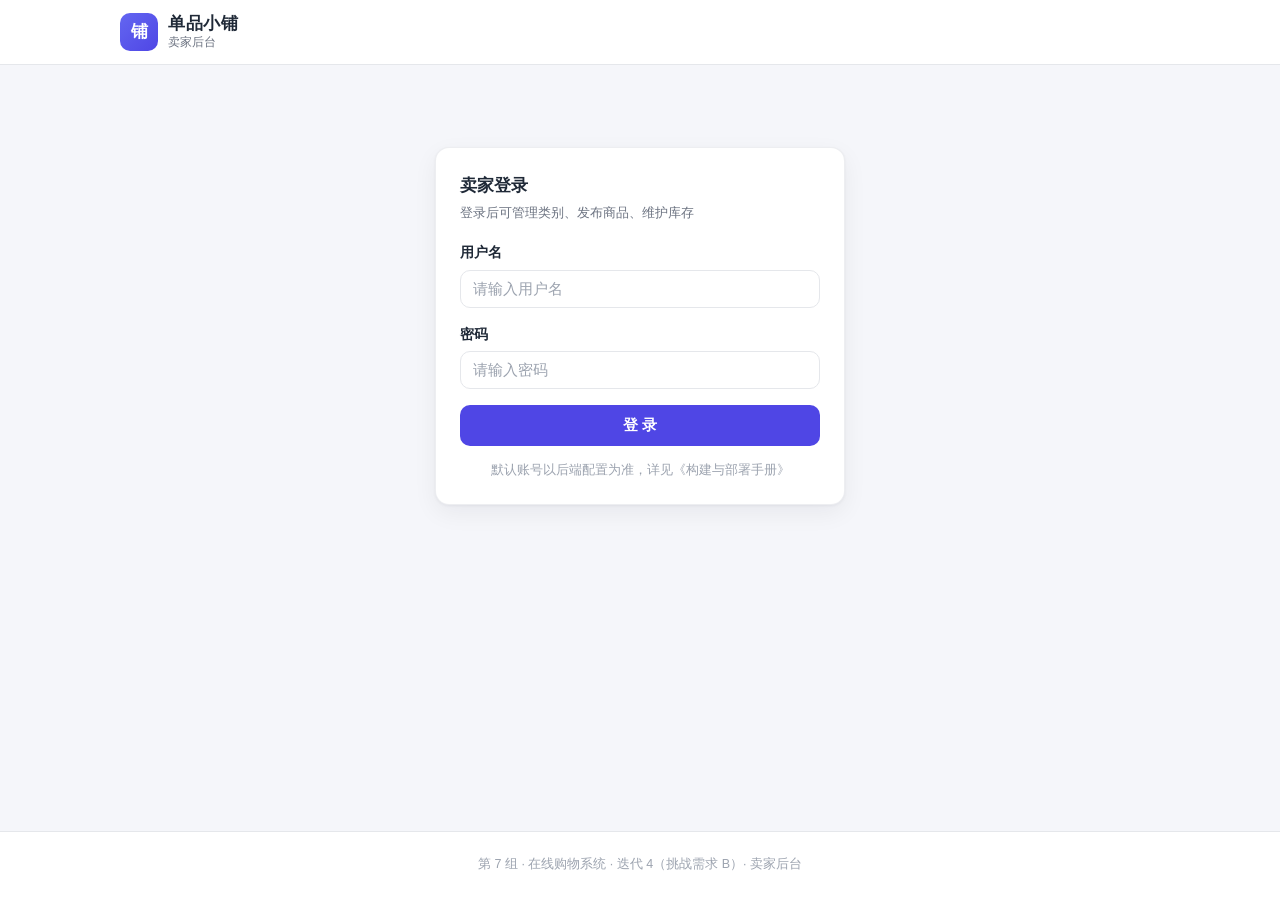
<file: src/main/resources/static/admin.html>
<!DOCTYPE html>
<html lang="zh-CN">
<head>
  <meta charset="UTF-8">
  <meta name="viewport" content="width=device-width, initial-scale=1">
  <title>单品小铺 · 卖家后台</title>
  <link rel="icon" href="data:image/svg+xml,%3Csvg xmlns='http://www.w3.org/2000/svg' viewBox='0 0 64 64'%3E%3Crect width='64' height='64' rx='14' fill='%234f46e5'/%3E%3Cpath d='M20 26h24l-3 22a4 4 0 0 1-4 4H27a4 4 0 0 1-4-4l-3-22z' fill='white'/%3E%3Cpath d='M24 26v-4a8 8 0 0 1 16 0v4' fill='none' stroke='white' stroke-width='4' stroke-linecap='round'/%3E%3C/svg%3E">
  <link rel="stylesheet" href="css/style.css">
</head>
<body>

<header class="site-header">
  <div class="container header-inner">
    <a class="brand" href="admin.html">
      <span class="brand-mark">铺</span>
      <span class="brand-text"><strong>单品小铺</strong><small>卖家后台</small></span>
    </a>
    <div class="header-actions" id="header-actions" hidden>
      <span class="welcome">你好，<b id="seller-name">卖家</b></span>
      <a class="btn btn-ghost btn-sm" href="index.html" target="_blank">买家端</a>
      <button type="button" class="btn btn-ghost btn-sm" id="refresh-btn">刷新</button>
      <button type="button" class="btn btn-ghost-danger btn-sm" id="logout-btn">退出登录</button>
    </div>
  </div>
</header>

<main class="container main">

  <!-- ============ 登录视图 ============ -->
  <section class="card auth-card" id="login-view">
    <h2 class="card-title">卖家登录</h2>
    <p class="card-sub">登录后可管理类别、发布商品、维护库存</p>
    <form id="login-form" novalidate>
      <div class="form-field">
        <label for="login-username">用户名</label>
        <input class="input" id="login-username" maxlength="50" placeholder="请输入用户名" autocomplete="username">
        <p class="field-error" id="login-username-error" hidden></p>
      </div>
      <div class="form-field">
        <label for="login-password">密码</label>
        <input class="input" id="login-password" type="password" maxlength="64" placeholder="请输入密码" autocomplete="current-password">
        <p class="field-error" id="login-password-error" hidden></p>
      </div>
      <div class="banner banner-error" id="login-error" hidden></div>
      <button type="submit" class="btn btn-primary btn-block" id="login-submit">登 录</button>
    </form>
    <p class="auth-tip">默认账号以后端配置为准，详见《构建与部署手册》</p>
  </section>

  <!-- ============ 后台视图 ============ -->
  <div id="dashboard-view" hidden>

    <div class="banner banner-info" id="offline-tip" hidden>
      未连接到后端服务，当前为<b>静态骨架模式</b>：仅展示页面结构，接口联调后自动加载真实数据。
    </div>

    <div class="dash-grid">

      <!-- 左列 -->
      <div>
        <!-- 发布商品 -->
        <section class="card">
          <h3 class="card-title">发布商品</h3>
          <p class="card-sub">可连续发布多件商品；类别须选到二级，描述支持富文本</p>

          <form id="publish-form" novalidate>
            <fieldset id="publish-fields">
              <div class="form-field">
                <label for="pub-name">商品名称 <span style="color:var(--danger)">*</span></label>
                <input class="input" id="pub-name" maxlength="100" placeholder="给商品起个响亮的名字">
                <p class="field-error" id="pub-name-error" hidden></p>
                <p class="field-counter" id="pub-name-counter">0 / 100</p>
              </div>

              <div class="form-row">
                <div class="form-field">
                  <label for="pub-cat1">一级类别 <span style="color:var(--danger)">*</span></label>
                  <select class="input" id="pub-cat1"><option value="">请选择</option></select>
                </div>
                <div class="form-field">
                  <label for="pub-cat2">二级类别 <span style="color:var(--danger)">*</span></label>
                  <select class="input" id="pub-cat2" disabled><option value="">请先选一级类别</option></select>
                  <p class="field-error" id="pub-cat-error" hidden></p>
                </div>
              </div>

              <div class="form-row">
                <div class="form-field">
                  <label for="pub-price">价格（元）<span style="color:var(--danger)">*</span></label>
                  <input class="input" id="pub-price" inputmode="decimal" placeholder="0.00" maxlength="12">
                  <p class="field-error" id="pub-price-error" hidden></p>
                </div>
                <div class="form-field">
                  <label for="pub-stock">库存（件）<span style="color:var(--danger)">*</span></label>
                  <input class="input" id="pub-stock" inputmode="numeric" placeholder="0" maxlength="9">
                  <p class="field-error" id="pub-stock-error" hidden></p>
                  <p class="field-hint">库存改为 0 时，在售商品会自动下架</p>
                </div>
              </div>

              <div class="form-field">
                <label>商品图片（最多 9 张，按添加顺序展示）</label>
                <div class="upload-area">
                  <div class="upload-info">
                    <div class="upload-actions">
                      <button type="button" class="btn btn-ghost btn-sm" id="pub-images-pick">选择图片</button>
                      <span class="upload-hint" id="pub-images-count" style="margin-top:0">已选 0 / 9</span>
                    </div>
                    <p class="upload-hint">支持 JPG / PNG，单张不超过 5MB</p>
                  </div>
                </div>
                <input type="file" id="pub-images" accept=".jpg,.jpeg,.png,image/jpeg,image/png" multiple>
                <div class="img-list" id="pub-images-list"></div>
              </div>

              <div class="form-field">
                <label>商品描述（富文本）</label>
                <div id="pub-desc-toolbar"></div>
                <div id="pub-desc-area" class="editor-area" data-placeholder="规格、成色、使用情况等"></div>
                <p class="field-error" id="pub-desc-error" hidden></p>
              </div>

              <button type="submit" class="btn btn-primary btn-block" id="publish-submit">发布商品</button>
            </fieldset>
          </form>
        </section>

        <!-- 类别管理 -->
        <section class="card">
          <h3 class="card-title">类别管理</h3>
          <p class="card-sub">最多两级；类别下有商品时不能删除</p>

          <div id="cat-loading"><div class="skeleton sk-line"></div></div>
          <div id="cat-tree" class="cat-tree"></div>

          <form id="cat-form" novalidate>
            <div class="form-row">
              <div class="form-field">
                <label for="cat-name">类别名称 <span style="color:var(--danger)">*</span></label>
                <input class="input" id="cat-name" maxlength="50" placeholder="不超过 50 字">
                <p class="field-error" id="cat-name-error" hidden></p>
              </div>
              <div class="form-field">
                <label for="cat-parent">上级类别</label>
                <select class="input" id="cat-parent"><option value="">（作为一级类别）</option></select>
                <p class="field-hint">选了上级就是二级类别，二级类别下不能再建子类</p>
              </div>
            </div>
            <button type="submit" class="btn btn-primary btn-block" id="cat-submit">新增类别</button>
          </form>
        </section>
      </div>

      <!-- 右列 -->
      <div>
        <!-- 我的商品 -->
        <section class="card">
          <div class="card-title-row">
            <h3 class="card-title">我的商品</h3>
            <span class="card-sub" id="products-count" style="margin:0"></span>
          </div>
          <div id="products-loading"><div class="skeleton sk-line"></div><div class="skeleton sk-line short"></div></div>
          <div id="products-empty" class="empty-state" hidden>
            <p>还没有商品</p>
            <p style="font-size:12.5px;color:var(--text-muted)">在左侧发布第一件商品吧</p>
          </div>
          <div id="products-body" hidden>
            <div class="table-wrap">
              <table>
                <thead>
                  <tr><th>商品</th><th>类别</th><th>价格</th><th>库存</th><th>状态</th><th>操作</th></tr>
                </thead>
                <tbody id="products-tbody"></tbody>
              </table>
            </div>
          </div>
        </section>

        <!-- 交易队列 -->
        <section class="card">
          <div class="card-title-row">
            <h3 class="card-title">交易队列</h3>
            <span class="card-sub" id="queue-count" style="margin:0"></span>
          </div>
          <p class="card-sub">买家提交的意向按提交顺序排队；点「发起交易」选定买家后商品进入交易中，再在商品表标记成功 / 失败</p>
          <div id="queue-loading"><div class="skeleton sk-line"></div></div>
          <div id="queue-empty" class="empty-state" hidden><p>暂无排队意向</p></div>
          <div id="queue-body" hidden>
            <div class="table-wrap">
              <table>
                <thead><tr><th>买家</th><th>联系电话</th><th>位次</th><th>状态</th><th>提交时间</th><th>操作</th></tr></thead>
                <tbody id="queue-tbody"></tbody>
              </table>
            </div>
          </div>
        </section>

        <!-- 订单管理（迭代 3） -->
        <section class="card">
          <div class="card-title-row">
            <h3 class="card-title">订单管理</h3>
            <span class="card-sub" id="seller-orders-count" style="margin:0"></span>
          </div>
          <p class="card-sub">状态单向推进：客户下单 → 商家确认 → 备货完成 → 开始发货 → 交易完成；交易完成前可整单取消</p>
          <div style="margin-bottom:10px">
            <select class="input" id="seller-orders-filter" style="max-width:200px">
              <option value="">全部状态</option>
              <option value="CUSTOMER_SUBMITTED">客户下单</option>
              <option value="SELLER_CONFIRMED">商家确认</option>
              <option value="READY_TO_SHIP">备货完成</option>
              <option value="SHIPPED">开始发货</option>
              <option value="COMPLETED">交易完成</option>
              <option value="CANCELLED">已取消</option>
            </select>
          </div>
          <div id="seller-orders-loading"><div class="skeleton sk-line"></div><div class="skeleton sk-line short"></div></div>
          <div id="seller-orders-empty" class="empty-state" hidden><p>暂无订单</p></div>
          <div id="seller-orders-body" hidden>
            <div id="seller-orders-list"></div>
            <div id="seller-orders-pagination" style="margin-top:12px"></div>
          </div>
        </section>

        <!-- 客户列表 -->
        <section class="card">
          <div class="card-title-row">
            <h3 class="card-title">客户列表</h3>
            <span class="card-sub" id="customers-count" style="margin:0"></span>
          </div>
          <div id="customers-loading"><div class="skeleton sk-line"></div></div>
          <div id="customers-empty" class="empty-state" hidden><p>还没有注册客户</p></div>
          <div id="customers-body" hidden>
            <div class="table-wrap">
              <table>
                <thead><tr><th>客户</th><th>联系电话</th><th>操作</th></tr></thead>
                <tbody id="customers-tbody"></tbody>
              </table>
            </div>
          </div>

          <div id="customer-orders" class="customer-orders" hidden>
            <div class="co-head">
              <b id="co-title">购买历史</b>
              <button type="button" class="btn btn-ghost btn-xs" id="co-close">关闭</button>
            </div>
            <div class="table-wrap">
              <table>
                <thead><tr><th>商品</th><th>下单时间</th><th>结果</th><th>交易时间</th></tr></thead>
                <tbody id="co-tbody"></tbody>
              </table>
            </div>
          </div>
        </section>
      </div>

    </div>
  </div>

</main>

<footer class="site-footer">
  第 7 组 · 在线购物系统 · 迭代 4（挑战需求 B）· 卖家后台
</footer>

<!-- 库存修改弹窗 -->
<div class="modal" id="stock-modal" hidden>
  <div class="modal-box">
    <h3 class="card-title">修改库存</h3>
    <p class="card-sub" id="stock-modal-name"></p>
    <div class="form-field">
      <label for="stock-input">库存件数</label>
      <input class="input" id="stock-input" inputmode="numeric" maxlength="9">
      <p class="field-error" id="stock-input-error" hidden></p>
      <p class="field-hint">改为 0 时，在售商品会自动下架</p>
    </div>
    <div class="modal-actions">
      <button type="button" class="btn btn-ghost" id="stock-cancel">取消</button>
      <button type="button" class="btn btn-primary" id="stock-confirm">保存</button>
    </div>
  </div>
</div>

<!-- 标记交易失败弹窗 -->
<div class="modal" id="fail-modal" hidden>
  <div class="modal-box">
    <h3 class="card-title">标记交易失败</h3>
    <p class="card-sub" id="fail-modal-name"></p>
    <div class="form-field">
      <label for="fail-action">失败后该意向如何处理 <span style="color:var(--danger)">*</span></label>
      <select class="input" id="fail-action">
        <option value="REQUEUE">重新排队（放回队列，保持原有顺序）</option>
        <option value="VOID">作废（该意向直接失效）</option>
      </select>
    </div>
    <div class="modal-actions">
      <button type="button" class="btn btn-ghost" id="fail-cancel">取消</button>
      <button type="button" class="btn btn-primary" id="fail-confirm">确认失败</button>
    </div>
  </div>
</div>

<script src="js/common.js"></script>
<script src="js/api.js"></script>
<script src="js/editor.js"></script>
<script src="js/admin.js"></script>
</body>
</html>
</file>
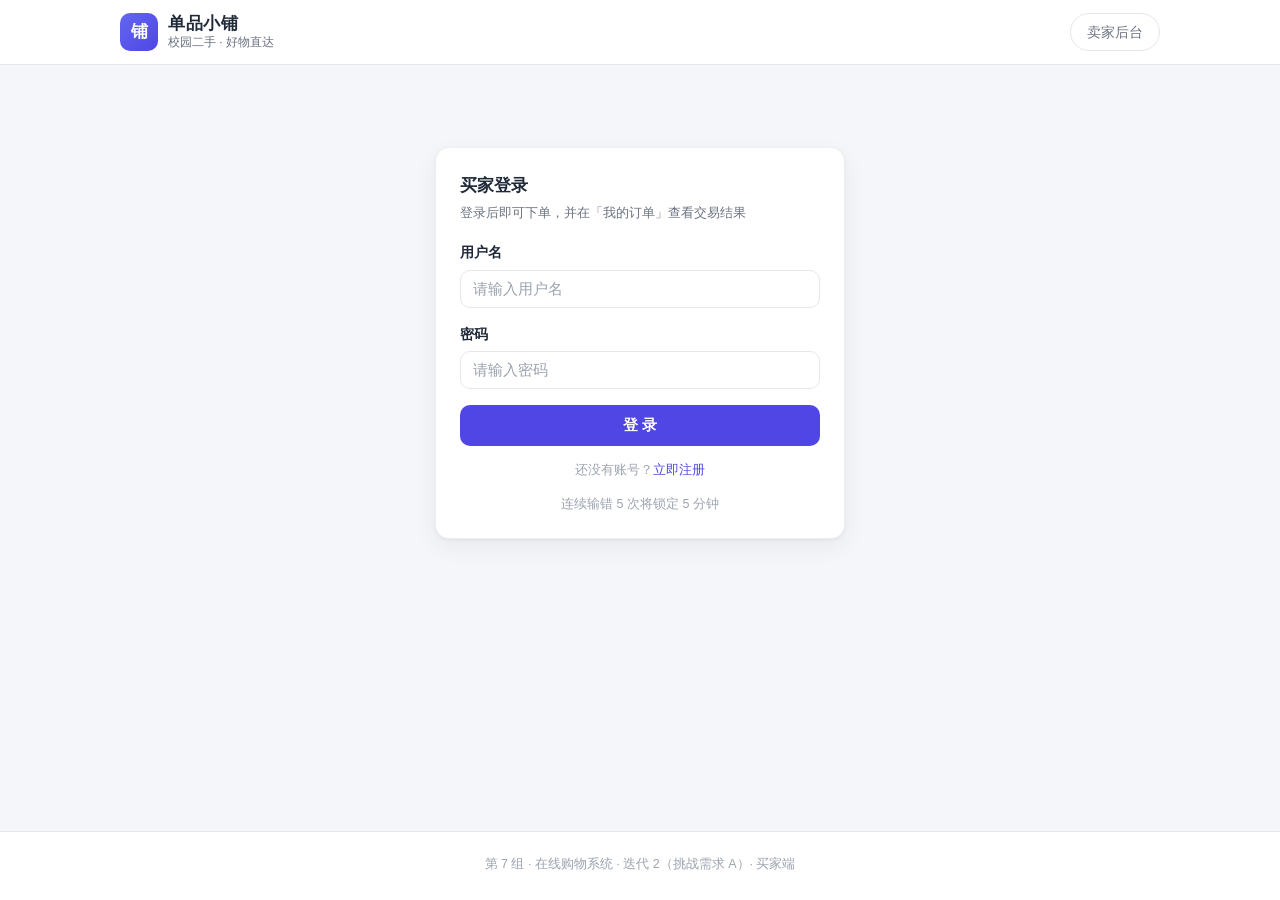
<file: src/main/resources/static/login.html>
<!DOCTYPE html>
<html lang="zh-CN">
<head>
  <meta charset="UTF-8">
  <meta name="viewport" content="width=device-width, initial-scale=1">
  <title>登录 · 单品小铺</title>
  <link rel="stylesheet" href="css/style.css">
</head>
<body>

<header class="site-header">
  <div class="container header-inner">
    <a class="brand" href="index.html">
      <span class="brand-mark">铺</span>
      <span class="brand-text"><strong>单品小铺</strong><small>校园二手 · 好物直达</small></span>
    </a>
    <a class="seller-entry" href="admin.html">卖家后台</a>
  </div>
</header>

<main class="container main">
  <section class="card auth-card">
    <h2 class="card-title">买家登录</h2>
    <p class="card-sub">登录后即可下单，并在「我的订单」查看交易结果</p>

    <div class="banner banner-error" id="login-error" hidden></div>

    <form id="login-form" novalidate>
      <div class="form-field">
        <label for="login-username">用户名</label>
        <input class="input" id="login-username" maxlength="50" placeholder="请输入用户名" autocomplete="username">
        <p class="field-error" id="login-username-error" hidden></p>
      </div>
      <div class="form-field">
        <label for="login-password">密码</label>
        <input class="input" id="login-password" type="password" maxlength="64" placeholder="请输入密码" autocomplete="current-password">
        <p class="field-error" id="login-password-error" hidden></p>
      </div>
      <button type="submit" class="btn btn-primary btn-block" id="login-submit">登 录</button>
    </form>

    <p class="auth-tip">还没有账号？<a href="register.html">立即注册</a></p>
    <p class="auth-tip">连续输错 5 次将锁定 5 分钟</p>
  </section>
</main>

<footer class="site-footer">
  第 7 组 · 在线购物系统 · 迭代 2（挑战需求 A）· 买家端
</footer>

<script src="js/common.js"></script>
<script src="js/api.js"></script>
<script src="js/auth.js"></script>
</body>
</html>
</file>
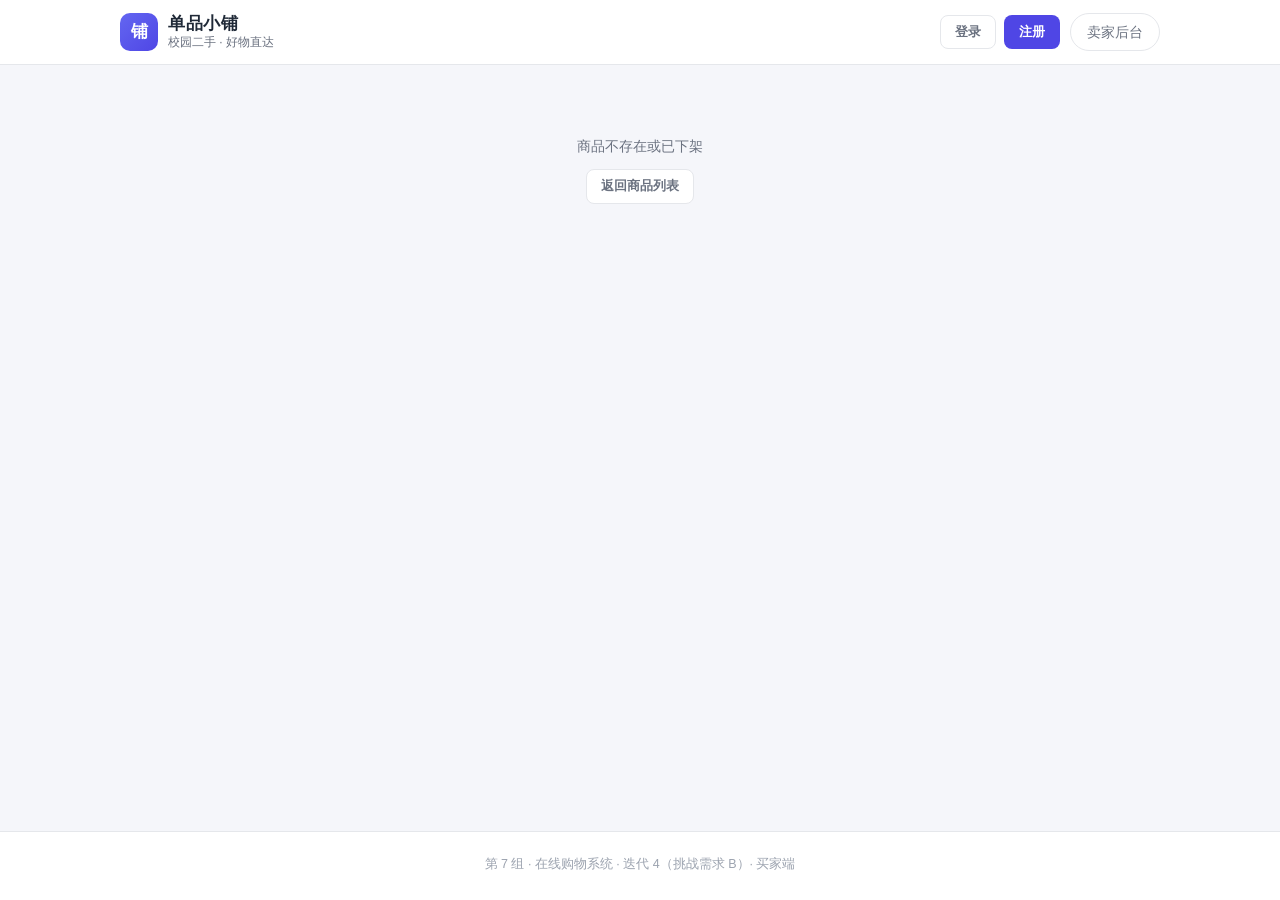
<file: src/main/resources/static/product.html>
<!DOCTYPE html>
<html lang="zh-CN">
<head>
  <meta charset="UTF-8">
  <meta name="viewport" content="width=device-width, initial-scale=1">
  <title>商品详情 · 单品小铺</title>
  <link rel="icon" href="data:image/svg+xml,%3Csvg xmlns='http://www.w3.org/2000/svg' viewBox='0 0 64 64'%3E%3Crect width='64' height='64' rx='14' fill='%234f46e5'/%3E%3Cpath d='M20 26h24l-3 22a4 4 0 0 1-4 4H27a4 4 0 0 1-4-4l-3-22z' fill='white'/%3E%3Cpath d='M24 26v-4a8 8 0 0 1 16 0v4' fill='none' stroke='white' stroke-width='4' stroke-linecap='round'/%3E%3C/svg%3E">
  <link rel="stylesheet" href="css/style.css">
</head>
<body>

<header class="site-header">
  <div class="container header-inner">
    <a class="brand" href="index.html">
      <span class="brand-mark">铺</span>
      <span class="brand-text">
        <strong>单品小铺</strong>
        <small>校园二手 · 好物直达</small>
      </span>
    </a>
    <div class="header-actions">
      <div id="nav-guest" hidden>
        <a class="btn btn-ghost btn-sm" href="login.html">登录</a>
        <a class="btn btn-primary btn-sm" href="register.html">注册</a>
      </div>
      <div id="nav-user" hidden>
        <span class="welcome">你好，<b id="nav-username">买家</b></span>
        <a class="btn btn-ghost btn-sm" href="profile.html">个人中心</a>
        <a class="btn btn-ghost btn-sm" href="cart.html">购物车</a>
        <a class="btn btn-ghost btn-sm" href="favorite.html">收藏</a>
        <a class="btn btn-ghost btn-sm" href="orders.html">我的订单</a>
        <button type="button" class="btn btn-ghost-danger btn-sm" id="nav-logout">退出</button>
      </div>
      <a class="seller-entry" href="admin.html">卖家后台</a>
    </div>
  </div>
</header>

<main class="container main">

  <div id="detail-loading">
    <div class="skeleton sk-product"></div>
  </div>

  <div id="detail-offline" class="banner banner-muted" hidden>
    未连接到后端服务，无法加载商品详情。
  </div>

  <div id="detail-empty" class="empty-state" hidden>
    <p>商品不存在或已下架</p>
    <p style="margin-top:12px"><a class="btn btn-ghost btn-sm" href="index.html">返回商品列表</a></p>
  </div>

  <div id="detail-body" hidden>
    <section class="card">
      <div class="detail-layout">

        <!-- 左：多图展示（按 sort 有序） -->
        <div class="detail-media">
          <div class="gallery-main">
            <img id="gallery-main-img" alt="商品图片">
          </div>
          <div class="gallery-thumbs" id="gallery-thumbs"></div>
        </div>

        <!-- 右：信息与下单 -->
        <div class="detail-info">
          <div class="product-title-row">
            <h1 class="product-name" id="detail-name"></h1>
            <span id="detail-status"></span>
          </div>

          <div class="detail-tags">
            <span id="detail-category" class="pc-cat"></span>
            <span id="detail-stock" class="pc-stock"></span>
            <span id="detail-time" class="pc-time"></span>
          </div>

          <div class="product-price"><span class="price-symbol">&yen;</span><span id="detail-price"></span></div>

          <div class="order-box" id="order-box">
            <div id="order-login-tip" class="banner banner-info" hidden>
              请先<a href="login.html">登录</a>后收藏、加购或下单。
            </div>
            <div id="order-disabled-tip" class="banner banner-warning" hidden></div>

            <!-- 迭代 3：下单统一走购物车多选下单；详情页提供收藏 / 加购入口 -->
            <div id="buy-form" novalidate>
              <div class="form-row" style="align-items:flex-end">
                <div class="form-field" style="max-width:150px">
                  <label for="buy-qty">数量</label>
                  <span class="qty-stepper">
                    <button type="button" id="buy-qty-minus">−</button>
                    <span class="qty-val" id="buy-qty">1</span>
                    <button type="button" id="buy-qty-plus">＋</button>
                  </span>
                </div>
              </div>
              <div class="form-row">
                <button type="button" class="btn btn-primary" id="buy-add-cart" style="flex:1">加入购物车</button>
                <button type="button" class="btn btn-ghost" id="buy-favorite" style="flex:1">♡ 收藏</button>
              </div>
              <p class="order-note">加入购物车后请前往<a href="cart.html">购物车</a>勾选商品提交下单；重复加入同一商品数量自动累加。</p>
            </div>
          </div>
        </div>
      </div>
    </section>

    <!-- 富文本描述 -->
    <section class="card">
      <h3 class="card-title">商品描述</h3>
      <div class="rich-text" id="detail-desc"></div>
    </section>
  </div>

</main>

<footer class="site-footer">
  第 7 组 · 在线购物系统 · 迭代 4（挑战需求 B）· 买家端
</footer>

<script src="js/common.js"></script>
<script src="js/api.js"></script>
<script src="js/product.js"></script>
</body>
</html>
</file>
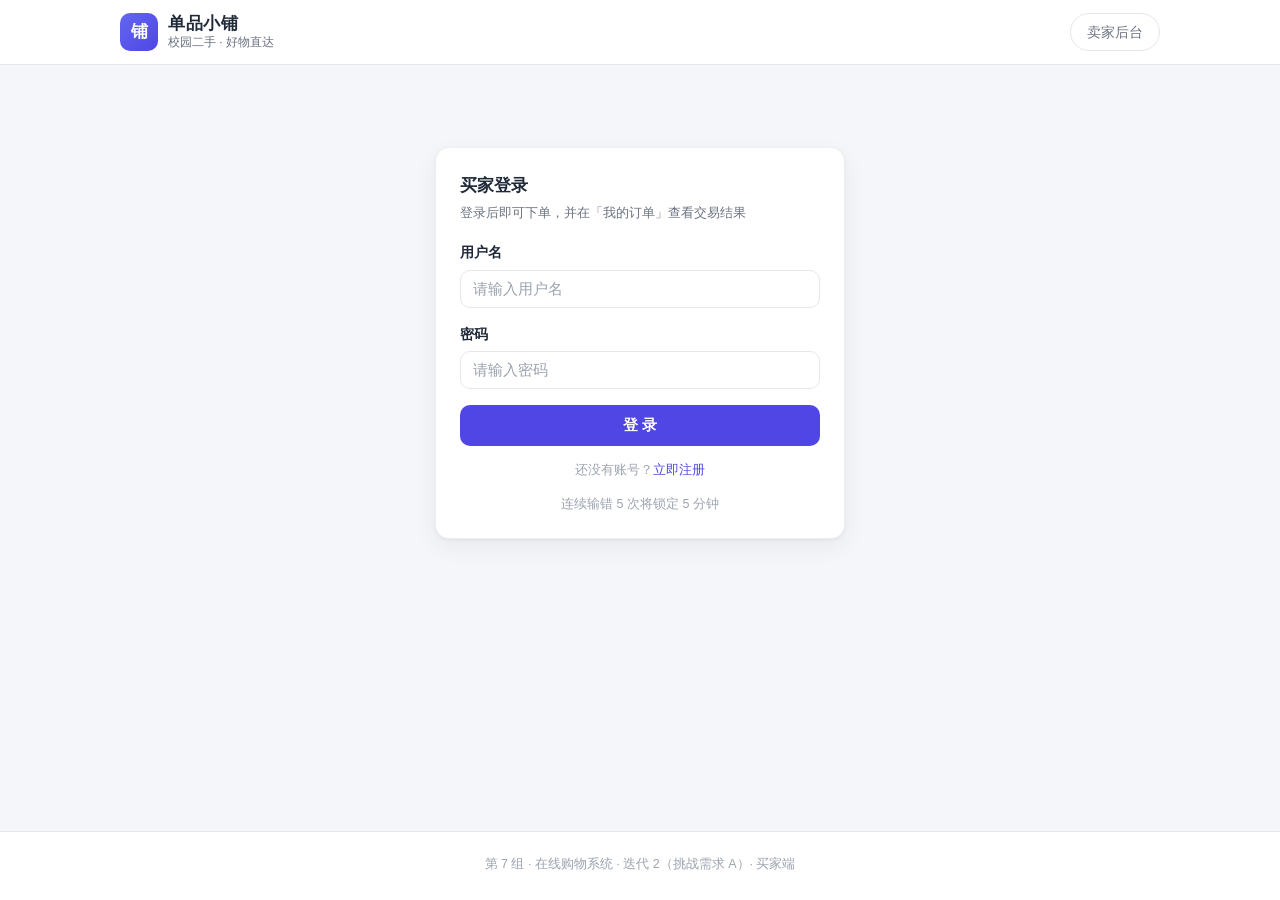
<file: src/main/resources/static/profile.html>
<!DOCTYPE html>
<html lang="zh-CN">
<head>
  <meta charset="UTF-8">
  <meta name="viewport" content="width=device-width, initial-scale=1">
  <title>个人中心 · 单品小铺</title>
  <link rel="stylesheet" href="css/style.css">
</head>
<body>

<header class="site-header">
  <div class="container header-inner">
    <a class="brand" href="index.html">
      <span class="brand-mark">铺</span>
      <span class="brand-text"><strong>单品小铺</strong><small>校园二手 · 好物直达</small></span>
    </a>
    <div class="header-actions">
      <div id="nav-guest" hidden>
        <a class="btn btn-ghost btn-sm" href="login.html">登录</a>
        <a class="btn btn-primary btn-sm" href="register.html">注册</a>
      </div>
      <div id="nav-user" hidden>
        <span class="welcome">你好，<b id="nav-username">买家</b></span>
        <a class="btn btn-ghost btn-sm" href="profile.html">个人中心</a>
        <a class="btn btn-ghost btn-sm" href="orders.html">我的订单</a>
        <button type="button" class="btn btn-ghost-danger btn-sm" id="nav-logout">退出</button>
      </div>
      <a class="seller-entry" href="admin.html">卖家后台</a>
    </div>
  </div>
</header>

<main class="container main">

  <div id="profile-loading"><div class="skeleton sk-line"></div><div class="skeleton sk-line short"></div></div>

  <section class="card auth-card" id="profile-card" hidden>
    <h2 class="card-title">个人中心</h2>
    <p class="card-sub">修改联系电话与默认交易地点</p>

    <div class="banner banner-error" id="profile-error" hidden></div>

    <form id="profile-form" novalidate>
      <div class="form-field">
        <label for="pf-username">用户名</label>
        <input class="input" id="pf-username" disabled>
        <p class="field-hint">用户名注册后不可修改</p>
      </div>
      <div class="form-field">
        <label for="pf-phone">联系电话 <span style="color:var(--danger)">*</span></label>
        <input class="input" id="pf-phone" maxlength="20" inputmode="tel" autocomplete="tel">
        <p class="field-error" id="pf-phone-error" hidden></p>
      </div>
      <div class="form-field">
        <label for="pf-place">默认交易地点（选填）</label>
        <input class="input" id="pf-place" maxlength="200" placeholder="例如：图书馆门口，留空表示不设置">
        <p class="field-error" id="pf-place-error" hidden></p>
        <p class="field-counter" id="pf-place-counter">0 / 200</p>
      </div>
      <div class="form-field">
        <label>注册时间</label>
        <input class="input" id="pf-created" disabled>
      </div>
      <button type="submit" class="btn btn-primary btn-block" id="profile-submit">保存修改</button>
    </form>
  </section>

</main>

<footer class="site-footer">
  第 7 组 · 在线购物系统 · 迭代 2（挑战需求 A）· 买家端
</footer>

<script src="js/common.js"></script>
<script src="js/api.js"></script>
<script src="js/profile.js"></script>
</body>
</html>
</file>
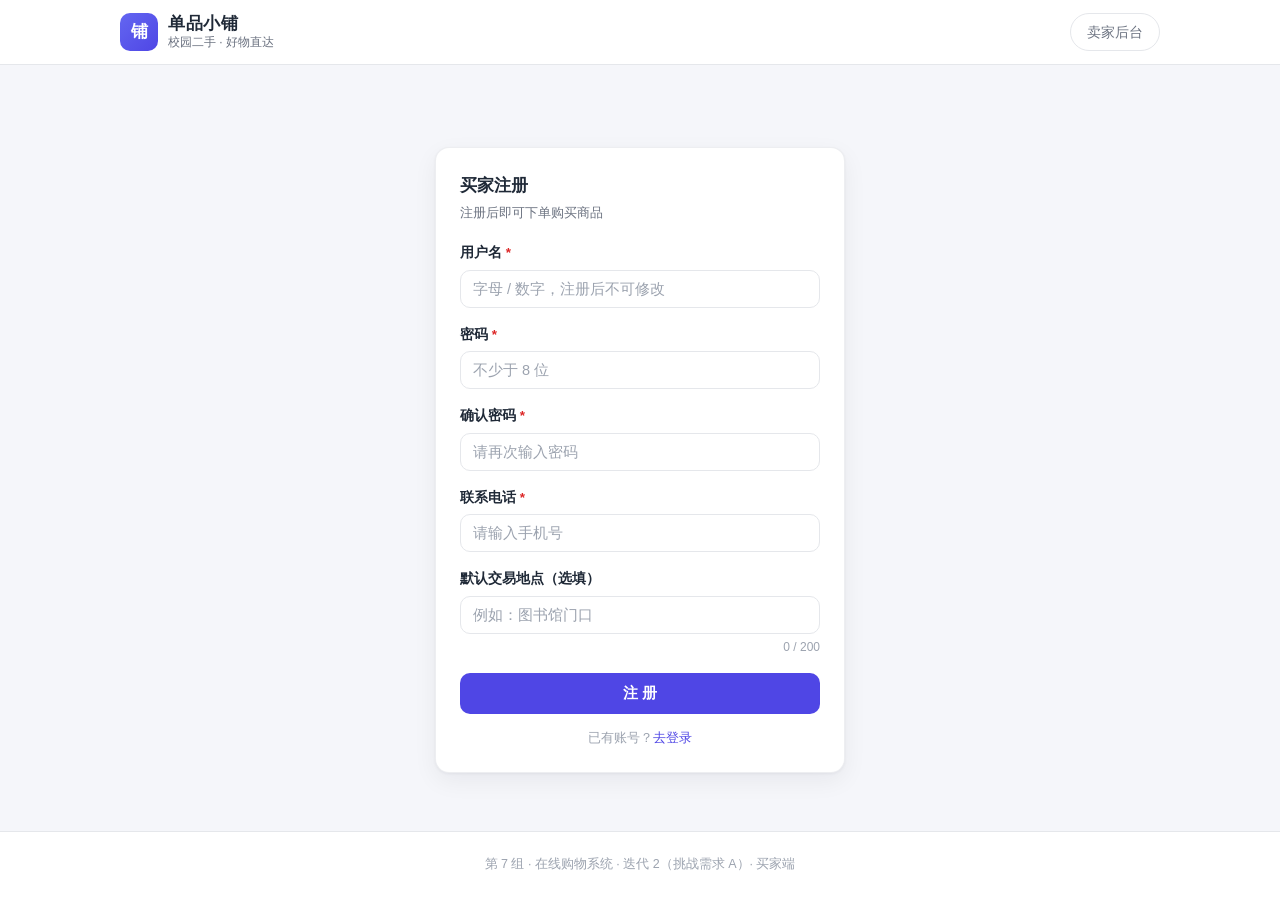
<file: src/main/resources/static/register.html>
<!DOCTYPE html>
<html lang="zh-CN">
<head>
  <meta charset="UTF-8">
  <meta name="viewport" content="width=device-width, initial-scale=1">
  <title>注册 · 单品小铺</title>
  <link rel="stylesheet" href="css/style.css">
</head>
<body>

<header class="site-header">
  <div class="container header-inner">
    <a class="brand" href="index.html">
      <span class="brand-mark">铺</span>
      <span class="brand-text"><strong>单品小铺</strong><small>校园二手 · 好物直达</small></span>
    </a>
    <a class="seller-entry" href="admin.html">卖家后台</a>
  </div>
</header>

<main class="container main">
  <section class="card auth-card">
    <h2 class="card-title">买家注册</h2>
    <p class="card-sub">注册后即可下单购买商品</p>

    <div class="banner banner-error" id="register-error" hidden></div>

    <form id="register-form" novalidate>
      <div class="form-field">
        <label for="reg-username">用户名 <span style="color:var(--danger)">*</span></label>
        <input class="input" id="reg-username" maxlength="50" placeholder="字母 / 数字，注册后不可修改" autocomplete="username">
        <p class="field-error" id="reg-username-error" hidden></p>
      </div>
      <div class="form-field">
        <label for="reg-password">密码 <span style="color:var(--danger)">*</span></label>
        <input class="input" id="reg-password" type="password" maxlength="64" placeholder="不少于 8 位" autocomplete="new-password">
        <p class="field-error" id="reg-password-error" hidden></p>
      </div>
      <div class="form-field">
        <label for="reg-password2">确认密码 <span style="color:var(--danger)">*</span></label>
        <input class="input" id="reg-password2" type="password" maxlength="64" placeholder="请再次输入密码" autocomplete="new-password">
        <p class="field-error" id="reg-password2-error" hidden></p>
      </div>
      <div class="form-field">
        <label for="reg-phone">联系电话 <span style="color:var(--danger)">*</span></label>
        <input class="input" id="reg-phone" maxlength="20" placeholder="请输入手机号" inputmode="tel" autocomplete="tel">
        <p class="field-error" id="reg-phone-error" hidden></p>
      </div>
      <div class="form-field">
        <label for="reg-place">默认交易地点（选填）</label>
        <input class="input" id="reg-place" maxlength="200" placeholder="例如：图书馆门口">
        <p class="field-error" id="reg-place-error" hidden></p>
        <p class="field-counter" id="reg-place-counter">0 / 200</p>
      </div>
      <button type="submit" class="btn btn-primary btn-block" id="register-submit">注 册</button>
    </form>

    <p class="auth-tip">已有账号？<a href="login.html">去登录</a></p>
  </section>
</main>

<footer class="site-footer">
  第 7 组 · 在线购物系统 · 迭代 2（挑战需求 A）· 买家端
</footer>

<script src="js/common.js"></script>
<script src="js/api.js"></script>
<script src="js/auth.js"></script>
</body>
</html>
</file>
<file: src/main/resources/static/css/style.css>
/* ============================================================
   单品小铺 · 迭代1 前端样式（买家端 index.html + 卖家后台 admin.html 共用）
   负责人：邱圣洁（前端 / 接口与端到端测试）
   ============================================================ */

:root {
  --primary: #4f46e5;
  --primary-dark: #4338ca;
  --primary-light: #eef2ff;
  --success: #059669;
  --danger: #dc2626;
  --warning: #b45309;
  --info: #1d4ed8;
  --text: #1f2937;
  --text-secondary: #6b7280;
  --text-muted: #9ca3af;
  --border: #e5e7eb;
  --bg: #f5f6fa;
  --card: #ffffff;
  --radius: 14px;
  --shadow: 0 1px 3px rgba(17, 24, 39, .05), 0 8px 24px rgba(17, 24, 39, .06);
  --font: -apple-system, BlinkMacSystemFont, "Segoe UI", "PingFang SC",
    "Hiragino Sans GB", "Microsoft YaHei", "Helvetica Neue", Arial, sans-serif;
  --mono: "SF Mono", "Cascadia Code", Consolas, "Courier New", monospace;
}

* { box-sizing: border-box; margin: 0; padding: 0; }

html { -webkit-text-size-adjust: 100%; }

body {
  font-family: var(--font);
  background: var(--bg);
  color: var(--text);
  line-height: 1.6;
  min-height: 100vh;
  display: flex;
  flex-direction: column;
}

img { max-width: 100%; display: block; }
a { color: var(--primary); text-decoration: none; }

.container { width: 100%; max-width: 1080px; margin: 0 auto; padding: 0 20px; }
.main { flex: 1; padding: 28px 0 56px; }

/* ---------------- 顶部导航 ---------------- */
.site-header {
  background: #fff;
  border-bottom: 1px solid var(--border);
  position: sticky;
  top: 0;
  z-index: 20;
}
.header-inner { display: flex; align-items: center; justify-content: space-between; height: 64px; gap: 12px; }
.brand { display: flex; align-items: center; gap: 10px; color: var(--text); }
.brand-mark {
  width: 38px; height: 38px; border-radius: 10px; flex: none;
  background: linear-gradient(135deg, #6366f1, #4f46e5);
  color: #fff; display: flex; align-items: center; justify-content: center;
  font-weight: 700; font-size: 17px;
}
.brand-text { display: flex; flex-direction: column; line-height: 1.3; }
.brand-text strong { font-size: 17px; letter-spacing: .5px; }
.brand-text small { font-size: 12px; color: var(--text-secondary); }
.header-actions { display: flex; align-items: center; gap: 10px; flex-wrap: wrap; justify-content: flex-end; }
.welcome { font-size: 13.5px; color: var(--text-secondary); white-space: nowrap; }
.welcome b { color: var(--text); }
.seller-entry {
  font-size: 14px; color: var(--text-secondary);
  border: 1px solid var(--border); padding: 7px 16px; border-radius: 999px;
  transition: all .2s; white-space: nowrap;
}
.seller-entry:hover { color: var(--primary); border-color: var(--primary); }

/* ---------------- 卡片 ---------------- */
.card {
  background: var(--card);
  border-radius: var(--radius);
  box-shadow: var(--shadow);
  border: 1px solid rgba(229, 231, 235, .7);
  padding: 24px;
  margin-bottom: 20px;
}
.card-title { font-size: 17px; font-weight: 700; margin-bottom: 4px; }
.card-sub { font-size: 13px; color: var(--text-secondary); margin-bottom: 18px; }
.card-title-row { display: flex; align-items: baseline; justify-content: space-between; gap: 10px; margin-bottom: 10px; }

/* ---------------- 商品展示 ---------------- */
.product-layout { display: grid; grid-template-columns: 380px 1fr; gap: 28px; }
.product-media img {
  width: 100%; aspect-ratio: 4 / 3; object-fit: cover;
  border-radius: 12px; background: #eef0f6;
}
.product-title-row { display: flex; align-items: center; gap: 12px; flex-wrap: wrap; }
.product-name { font-size: 24px; font-weight: 800; line-height: 1.35; }
.product-desc {
  color: var(--text-secondary); font-size: 14.5px;
  white-space: pre-wrap; word-break: break-word; margin: 10px 0 18px;
}
.product-price { color: #dc2626; font-weight: 800; font-size: 34px; line-height: 1; }
.price-symbol { font-size: .55em; margin-right: 2px; font-weight: 700; }

/* 后台小卡片 */
.mini-product { display: flex; gap: 16px; align-items: flex-start; }
.mini-product img { width: 108px; height: 108px; object-fit: cover; border-radius: 10px; background: #eef0f6; flex: none; }
.mini-product-info { flex: 1; min-width: 0; }
.mini-product-name { font-size: 16px; font-weight: 700; display: flex; align-items: center; gap: 8px; flex-wrap: wrap; }
.mini-product-desc { font-size: 13px; color: var(--text-secondary); margin: 6px 0 8px; display: -webkit-box; -webkit-line-clamp: 2; -webkit-box-orient: vertical; overflow: hidden; }
.mini-product-price { color: #dc2626; font-weight: 800; font-size: 20px; }

/* ---------------- 表单 ---------------- */
.form-field { margin-bottom: 16px; }
.form-field label { display: block; font-size: 13.5px; font-weight: 600; margin-bottom: 6px; }
.input, textarea {
  width: 100%; border: 1px solid var(--border); border-radius: 10px;
  padding: 10px 12px; font-size: 14.5px; font-family: inherit;
  background: #fff; color: var(--text); transition: border-color .15s, box-shadow .15s;
}
.input:focus, textarea:focus { outline: none; border-color: var(--primary); box-shadow: 0 0 0 3px rgba(79, 70, 229, .12); }
.input::placeholder, textarea::placeholder { color: var(--text-muted); }
textarea { resize: vertical; min-height: 96px; }
.field-error { color: var(--danger); font-size: 12.5px; margin-top: 5px; }
.field-counter { font-size: 12px; color: var(--text-muted); text-align: right; margin-top: 4px; }
.form-row { display: grid; grid-template-columns: 1fr 1fr; gap: 14px; }
fieldset { border: none; min-width: 0; }
fieldset:disabled { opacity: .55; }

/* ---------------- 按钮 ---------------- */
.btn {
  display: inline-flex; align-items: center; justify-content: center; gap: 6px;
  border: 1px solid transparent; border-radius: 10px; cursor: pointer;
  font-size: 14.5px; font-weight: 600; font-family: inherit;
  padding: 10px 22px; transition: all .18s; white-space: nowrap;
}
.btn:disabled { opacity: .55; cursor: not-allowed; }
.btn-primary { background: var(--primary); color: #fff; }
.btn-primary:hover:not(:disabled) { background: var(--primary-dark); }
.btn-ghost { background: #fff; color: var(--text-secondary); border-color: var(--border); }
.btn-ghost:hover:not(:disabled) { color: var(--primary); border-color: var(--primary); }
.btn-ghost-danger { background: #fff; color: var(--danger); border-color: var(--border); }
.btn-ghost-danger:hover:not(:disabled) { border-color: var(--danger); background: #fef2f2; }
.btn-block { width: 100%; }
.btn-sm { padding: 6px 14px; font-size: 13px; border-radius: 8px; }
.btn-loading { position: relative; color: transparent !important; pointer-events: none; }
.btn-loading::after {
  content: ""; position: absolute; width: 16px; height: 16px;
  border: 2px solid rgba(255, 255, 255, .4); border-top-color: #fff; border-radius: 50%;
  animation: spin .7s linear infinite;
}
.btn-ghost.btn-loading::after, .btn-ghost-danger.btn-loading::after { border-color: rgba(79, 70, 229, .3); border-top-color: var(--primary); }
@keyframes spin { to { transform: rotate(360deg); } }

/* ---------------- 徽标 ---------------- */
.badge {
  display: inline-flex; align-items: center; gap: 5px;
  font-size: 12px; font-weight: 600; padding: 3px 11px; border-radius: 999px;
  white-space: nowrap;
}
.badge-on-sale { background: #ecfdf5; color: #047857; }
.badge-frozen, .badge-intrade { background: #fffbeb; color: #b45309; }
.badge-offshelf, .badge-cancelled { background: #f3f4f6; color: #6b7280; }
.badge-waiting { background: #eff6ff; color: #1d4ed8; }
.badge-traded { background: #ecfdf5; color: #047857; }
.badge-failed { background: #fef2f2; color: #b91c1c; }

/* 迭代 3 · 订单五态徽章 */
.badge-order-created { background: #eff6ff; color: #1d4ed8; }
.badge-order-confirmed { background: #f5f3ff; color: #6d28d9; }
.badge-order-prepared { background: #fffbeb; color: #b45309; }
.badge-order-shipped { background: #ecfeff; color: #0e7490; }

/* 迭代 3 · 购物车选择框与数量步进器 */
.cart-check { width: 16px; height: 16px; accent-color: var(--primary, #4f46e5); cursor: pointer; flex: none; }
.qty-stepper { display: inline-flex; align-items: center; gap: 6px; }
.qty-stepper button { width: 26px; height: 26px; border: 1px solid var(--border, #e5e7eb); background: #fff; border-radius: 6px; cursor: pointer; font-size: 14px; line-height: 1; }
.qty-stepper button:disabled { opacity: .4; cursor: not-allowed; }
.qty-stepper .qty-val { min-width: 28px; text-align: center; font-weight: 600; }
.shortage-tip { background: #fef2f2; color: #b91c1c; border: 1px solid #fecaca; border-radius: 8px; padding: 8px 12px; font-size: 13px; margin: 8px 0; }
.cart-bar { display: flex; align-items: center; justify-content: space-between; gap: 12px; margin-top: 12px; flex-wrap: wrap; }
.order-items-list { margin: 0; padding-left: 18px; font-size: 13px; color: var(--text-muted, #6b7280); }

/* ---------------- 状态圆点 ---------------- */
.badge::before { content: ""; width: 6px; height: 6px; border-radius: 50%; background: currentColor; }

/* ---------------- 口令码展示 ---------------- */
.code-card { border: 1px solid #a7f3d0; }
.code-success-head {
  display: flex; align-items: center; justify-content: center; gap: 8px;
  color: var(--success); font-weight: 700; font-size: 16px;
}
.code-success-head svg { flex: none; }
.code-box {
  border: 2px dashed var(--primary); background: var(--primary-light);
  border-radius: 12px; padding: 24px 12px; text-align: center; margin: 16px 0 12px;
}
.code-box code {
  font-family: var(--mono); font-size: 40px; font-weight: 700;
  letter-spacing: 10px; color: var(--primary-dark); padding-left: 10px;
}
.code-warning {
  text-align: center; color: var(--warning); background: #fffbeb;
  border: 1px solid #fde68a; padding: 10px 14px; border-radius: 10px; font-size: 13px;
}
.code-actions { display: flex; gap: 10px; justify-content: center; margin-top: 16px; flex-wrap: wrap; }

/* ---------------- 凭码查询 ---------------- */
.query-row { display: flex; gap: 10px; }
.query-row .input {
  flex: 1; font-family: var(--mono); text-transform: uppercase;
  letter-spacing: 3px; font-size: 16px;
}
.query-result { margin-top: 20px; border-top: 1px dashed var(--border); padding-top: 18px; }
.qr-head { display: flex; align-items: center; justify-content: space-between; gap: 10px; margin-bottom: 16px; flex-wrap: wrap; }
.qr-position { font-size: 22px; font-weight: 800; color: var(--primary-dark); }
.qr-meta { display: grid; grid-template-columns: 1fr 1fr; gap: 12px 18px; font-size: 13.5px; }
.qr-meta dt { color: var(--text-secondary); font-weight: 400; }
.qr-meta dd { font-weight: 600; word-break: break-all; }

/* ---------------- 空态与骨架 ---------------- */
.empty-state { text-align: center; padding: 42px 16px; color: var(--text-secondary); font-size: 14px; }
.empty-state svg { margin: 0 auto 14px; opacity: .45; display: block; }
.skeleton { position: relative; overflow: hidden; background: #e8eaf1; border-radius: 8px; }
.skeleton::after {
  content: ""; position: absolute; inset: 0;
  background: linear-gradient(90deg, transparent, rgba(255, 255, 255, .75), transparent);
  animation: shimmer 1.3s infinite;
}
@keyframes shimmer { 100% { transform: translateX(100%); } }
.sk-product { height: 260px; border-radius: 12px; }
.sk-line { height: 16px; margin-bottom: 10px; }
.sk-line.short { width: 45%; }

/* ---------------- 提示横幅 ---------------- */
.banner { border-radius: 10px; padding: 10px 14px; font-size: 13.5px; margin-bottom: 14px; line-height: 1.55; }
.banner-info { background: #eff6ff; color: var(--info); border: 1px solid #bfdbfe; }
.banner-warning { background: #fffbeb; color: var(--warning); border: 1px solid #fde68a; }
.banner-error { background: #fef2f2; color: #b91c1c; border: 1px solid #fecaca; }
.banner-muted { background: #f3f4f6; color: var(--text-secondary); border: 1px solid var(--border); }

/* ---------------- 表格 ---------------- */
.table-wrap { overflow-x: auto; }
table { width: 100%; border-collapse: collapse; font-size: 13.5px; }
th {
  text-align: left; color: var(--text-secondary); font-weight: 600; font-size: 12.5px;
  padding: 8px 10px; border-bottom: 1px solid var(--border); white-space: nowrap;
}
td { padding: 11px 10px; border-bottom: 1px solid #f1f2f6; vertical-align: middle; }
tbody tr:last-child td { border-bottom: none; }
tbody tr:hover { background: #fafbfd; }
.td-mono { font-family: var(--mono); }
.queue-note { font-size: 12px; color: var(--text-muted); margin-top: 12px; }
.product-actions { display: flex; gap: 8px; flex-wrap: wrap; margin-top: 14px; }
.btn-xs { padding: 4px 10px; font-size: 12px; border-radius: 7px; }
.queue-selected { font-size: 12px; color: #b45309; }
.position-num { font-weight: 800; color: var(--primary-dark); }

/* ---------------- 登录卡片 ---------------- */
.auth-card { max-width: 410px; margin: 6vh auto 0; }
.auth-tip { font-size: 12.5px; color: var(--text-muted); text-align: center; margin-top: 14px; }

/* ---------------- 后台布局 ---------------- */
.dash-grid { display: grid; grid-template-columns: 1.08fr .92fr; gap: 20px; align-items: start; }

/* ---------------- 图片上传 ---------------- */
.upload-area {
  border: 1.5px dashed #d3d6e2; border-radius: 10px; padding: 14px;
  display: flex; align-items: center; gap: 14px;
}
.upload-preview { width: 86px; height: 86px; border-radius: 8px; object-fit: cover; background: #eef0f6; flex: none; }
.upload-info { flex: 1; min-width: 0; }
.upload-hint { font-size: 12.5px; color: var(--text-muted); margin-top: 4px; line-height: 1.5; }
.upload-actions { display: flex; gap: 8px; margin-top: 8px; }
input[type="file"] { display: none; }

/* ---------------- 演示清单 ---------------- */
details.demo { font-size: 13.5px; }
details.demo summary { cursor: pointer; font-weight: 600; color: var(--info); user-select: none; }
details.demo ol { margin: 10px 0 2px 22px; color: var(--text-secondary); }
details.demo li { margin: 3px 0; }
details.demo b { color: var(--text); }

/* ---------------- Toast ---------------- */
.toast {
  position: fixed; top: 78px; left: 50%; transform: translateX(-50%);
  z-index: 100; padding: 11px 22px; border-radius: 10px; font-size: 14px;
  font-weight: 500; box-shadow: 0 8px 28px rgba(17, 24, 39, .18);
  background: #111827; color: #fff; max-width: min(90vw, 480px);
  animation: toast-in .25s ease; text-align: center;
}
.toast-success { background: #065f46; }
.toast-error { background: #7f1d1d; }
.toast-info { background: #1e3a8a; }
@keyframes toast-in { from { opacity: 0; transform: translate(-50%, -8px); } }

/* ---------------- 页脚 ---------------- */
.site-footer {
  text-align: center; padding: 22px 0 26px; color: var(--text-muted);
  font-size: 12.5px; border-top: 1px solid var(--border); background: #fff;
}

/* ---------------- 顶部导航登录态 ---------------- */
#nav-guest, #nav-user { display: flex; align-items: center; gap: 8px; }

/* ---------------- 筛选栏 ---------------- */
.filter-card { padding: 16px 18px; }
.filter-row { display: flex; gap: 10px; align-items: center; flex-wrap: wrap; }
.filter-search { flex: 1 1 240px; min-width: 180px; }
.select { width: auto; min-width: 130px; cursor: pointer; }
.filter-summary { font-size: 12.5px; color: var(--text-secondary); margin-top: 10px; }

/* ---------------- 商品网格 ---------------- */
.grid { display: grid; grid-template-columns: repeat(4, 1fr); gap: 16px; }
.sk-card { height: 250px; border-radius: 12px; }

.product-card {
  display: flex; flex-direction: column; background: #fff; color: var(--text);
  border: 1px solid var(--border); border-radius: 12px; overflow: hidden;
  transition: transform .16s, box-shadow .16s, border-color .16s;
}
.product-card:hover { transform: translateY(-3px); box-shadow: var(--shadow); border-color: #c7d2fe; }
.pc-media { position: relative; background: #eef0f6; }
.pc-media img { width: 100%; aspect-ratio: 4 / 3; object-fit: cover; }
.pc-mask {
  position: absolute; inset: 0; display: flex; align-items: center; justify-content: center;
  background: rgba(17, 24, 39, .45); color: #fff; font-size: 14px; font-weight: 600;
}
.pc-body { padding: 11px 12px 13px; display: flex; flex-direction: column; gap: 6px; flex: 1; }
.pc-name {
  font-size: 14px; font-weight: 600; line-height: 1.45;
  display: -webkit-box; -webkit-line-clamp: 2; -webkit-box-orient: vertical; overflow: hidden;
  min-height: 40px;
}
.pc-meta { display: flex; align-items: center; gap: 8px; flex-wrap: wrap; font-size: 12px; }
.pc-cat { color: var(--text-secondary); background: #f3f4f6; padding: 2px 8px; border-radius: 6px; }
.pc-stock { color: var(--text-muted); }
.pc-foot { display: flex; align-items: baseline; justify-content: space-between; gap: 6px; margin-top: auto; }
.pc-price { color: #dc2626; font-weight: 800; font-size: 18px; }
.pc-time { font-size: 11.5px; color: var(--text-muted); }

/* ---------------- 分页 ---------------- */
.pagination { display: flex; align-items: center; gap: 6px; flex-wrap: wrap; margin-top: 20px; }
.page-btn {
  min-width: 36px; height: 34px; padding: 0 10px; border: 1px solid var(--border);
  background: #fff; border-radius: 8px; cursor: pointer; font-size: 13.5px;
  font-family: inherit; color: var(--text-secondary); transition: all .15s;
}
.page-btn:hover:not(:disabled) { color: var(--primary); border-color: var(--primary); }
.page-btn.is-current { background: var(--primary); color: #fff; border-color: var(--primary); font-weight: 700; }
.page-btn:disabled { opacity: .45; cursor: not-allowed; }
.page-total { font-size: 12.5px; color: var(--text-muted); margin-left: 8px; }

/* ---------------- 商品详情 ---------------- */
.detail-layout { display: grid; grid-template-columns: 460px 1fr; gap: 30px; }
.gallery-main {
  border-radius: 12px; overflow: hidden; background: #eef0f6; border: 1px solid var(--border);
}
.gallery-main img { width: 100%; aspect-ratio: 4 / 3; object-fit: cover; }
.gallery-thumbs { display: flex; gap: 8px; margin-top: 10px; flex-wrap: wrap; }
.thumb {
  width: 68px; height: 68px; padding: 0; border: 2px solid transparent; border-radius: 8px;
  overflow: hidden; cursor: pointer; background: #eef0f6; flex: none;
}
.thumb img { width: 100%; height: 100%; object-fit: cover; }
.thumb.is-active { border-color: var(--primary); }

.detail-info { min-width: 0; }
.detail-tags { display: flex; align-items: center; gap: 10px; flex-wrap: wrap; margin: 10px 0 16px; font-size: 12.5px; }

.order-box { margin-top: 20px; border-top: 1px dashed var(--border); padding-top: 18px; }
.order-note { font-size: 12px; color: var(--text-muted); margin-top: 10px; line-height: 1.6; }

/* ---------------- 富文本渲染 ---------------- */
.rich-text { font-size: 14.5px; color: var(--text); line-height: 1.75; word-break: break-word; }
.rich-text p { margin: 0 0 10px; }
.rich-text img { max-width: 100%; border-radius: 8px; margin: 8px 0; }
.rich-text ul, .rich-text ol { margin: 0 0 10px 22px; }
.rich-text li { margin: 3px 0; }
.rich-text h1, .rich-text h2, .rich-text h3 { font-size: 16px; margin: 14px 0 8px; }
.rich-text blockquote {
  border-left: 3px solid var(--border); padding-left: 12px; color: var(--text-secondary); margin: 10px 0;
}
.rich-text a { color: var(--primary); text-decoration: underline; }
.rich-text table { border-collapse: collapse; margin: 10px 0; }
.rich-text th, .rich-text td { border: 1px solid var(--border); padding: 6px 10px; }

/* ---------------- 表单辅助 ---------------- */
.field-hint { font-size: 12px; color: var(--text-muted); margin-top: 5px; }

/* ---------------- 订单列表 ---------------- */
.order-cell { display: flex; align-items: center; gap: 10px; }
.order-cover { width: 44px; height: 44px; object-fit: cover; border-radius: 8px; background: #eef0f6; flex: none; }
.order-name { font-weight: 600; color: var(--text); }
.order-name:hover { color: var(--primary); }

/* ---------------- 富文本编辑器 ---------------- */
.editor-toolbar { display: flex; gap: 6px; flex-wrap: wrap; margin-bottom: 6px; }
.ed-btn {
  min-width: 34px; height: 30px; padding: 0 9px; border: 1px solid var(--border);
  background: #fff; border-radius: 7px; cursor: pointer; font-size: 13px;
  font-family: inherit; color: var(--text-secondary); transition: all .15s;
}
.ed-btn:hover { color: var(--primary); border-color: var(--primary); }
.ed-btn.is-active { background: var(--primary-light); color: var(--primary); border-color: #c7d2fe; }
.editor-area {
  width: 100%; min-height: 140px; max-height: 420px; overflow-y: auto;
  border: 1px solid var(--border); border-radius: 10px; padding: 10px 12px;
  font-size: 14.5px; font-family: inherit; background: #fff; color: var(--text); line-height: 1.7;
}
.editor-area:focus { outline: none; border-color: var(--primary); box-shadow: 0 0 0 3px rgba(79, 70, 229, .12); }
.editor-area:empty::before { content: attr(data-placeholder); color: var(--text-muted); }
.editor-area p { margin: 0 0 8px; }
.editor-area ul, .editor-area ol { margin: 0 0 8px 22px; }

/* ---------------- 多图列表 ---------------- */
.img-list { display: flex; flex-direction: column; gap: 8px; margin-top: 10px; }
.img-item {
  display: flex; align-items: center; gap: 10px; padding: 8px;
  border: 1px solid var(--border); border-radius: 9px; background: #fafbfd;
}
.img-item img { width: 56px; height: 56px; object-fit: cover; border-radius: 7px; background: #eef0f6; flex: none; }
.img-index { font-size: 13px; color: var(--text-secondary); min-width: 52px; }
.img-ops { margin-left: auto; display: flex; gap: 6px; }

/* ---------------- 类别树 ---------------- */
.cat-tree { margin-bottom: 16px; }
.cat-row {
  display: flex; align-items: center; justify-content: space-between; gap: 10px;
  padding: 8px 10px; border-radius: 8px; font-size: 14px;
}
.cat-row:hover { background: #fafbfd; }
.cat-row-l2 { padding-left: 28px; }
.cat-name-l1 { font-weight: 700; }
.cat-name-l2 { color: var(--text-secondary); }
.cat-name-l2::before { content: "\2514 "; color: var(--text-muted); }
.cat-ops { display: flex; gap: 6px; flex: none; }

/* ---------------- 表格操作列 ---------------- */
.td-ops { display: flex; gap: 6px; flex-wrap: wrap; }

/* ---------------- 客户购买历史 ---------------- */
.customer-orders { margin-top: 16px; border-top: 1px dashed var(--border); padding-top: 14px; }
.co-head { display: flex; align-items: center; justify-content: space-between; gap: 10px; margin-bottom: 10px; font-size: 14px; }

/* hidden 属性优先级最高，防止 .modal 的 display:flex 覆盖 hidden 导致弹窗常显 */
[hidden] { display: none !important; }

/* ---------------- 弹窗 ---------------- */
.modal {
  position: fixed; inset: 0; background: rgba(17, 24, 39, .45);
  display: flex; align-items: center; justify-content: center; z-index: 200; padding: 20px;
}
.modal-box {
  background: #fff; border-radius: var(--radius); padding: 24px;
  width: 100%; max-width: 420px; box-shadow: 0 20px 60px rgba(17, 24, 39, .3);
}
.modal-actions { display: flex; gap: 10px; justify-content: flex-end; margin-top: 6px; }

/* ---------------- 响应式 ---------------- */
@media (max-width: 1000px) {
  .grid { grid-template-columns: repeat(3, 1fr); }
  .detail-layout { grid-template-columns: 1fr; }
}
@media (max-width: 720px) {
  .grid { grid-template-columns: repeat(2, 1fr); }
}
@media (max-width: 860px) {
  .dash-grid { grid-template-columns: 1fr; }
  .product-layout { grid-template-columns: 1fr; }
}
@media (max-width: 640px) {
  .form-row { grid-template-columns: 1fr; }
  .code-box code { font-size: 30px; letter-spacing: 6px; }
  .qr-meta { grid-template-columns: 1fr; }
  .card { padding: 18px; }
  .header-inner { height: auto; padding: 10px 0; flex-wrap: wrap; }
}
</file>
